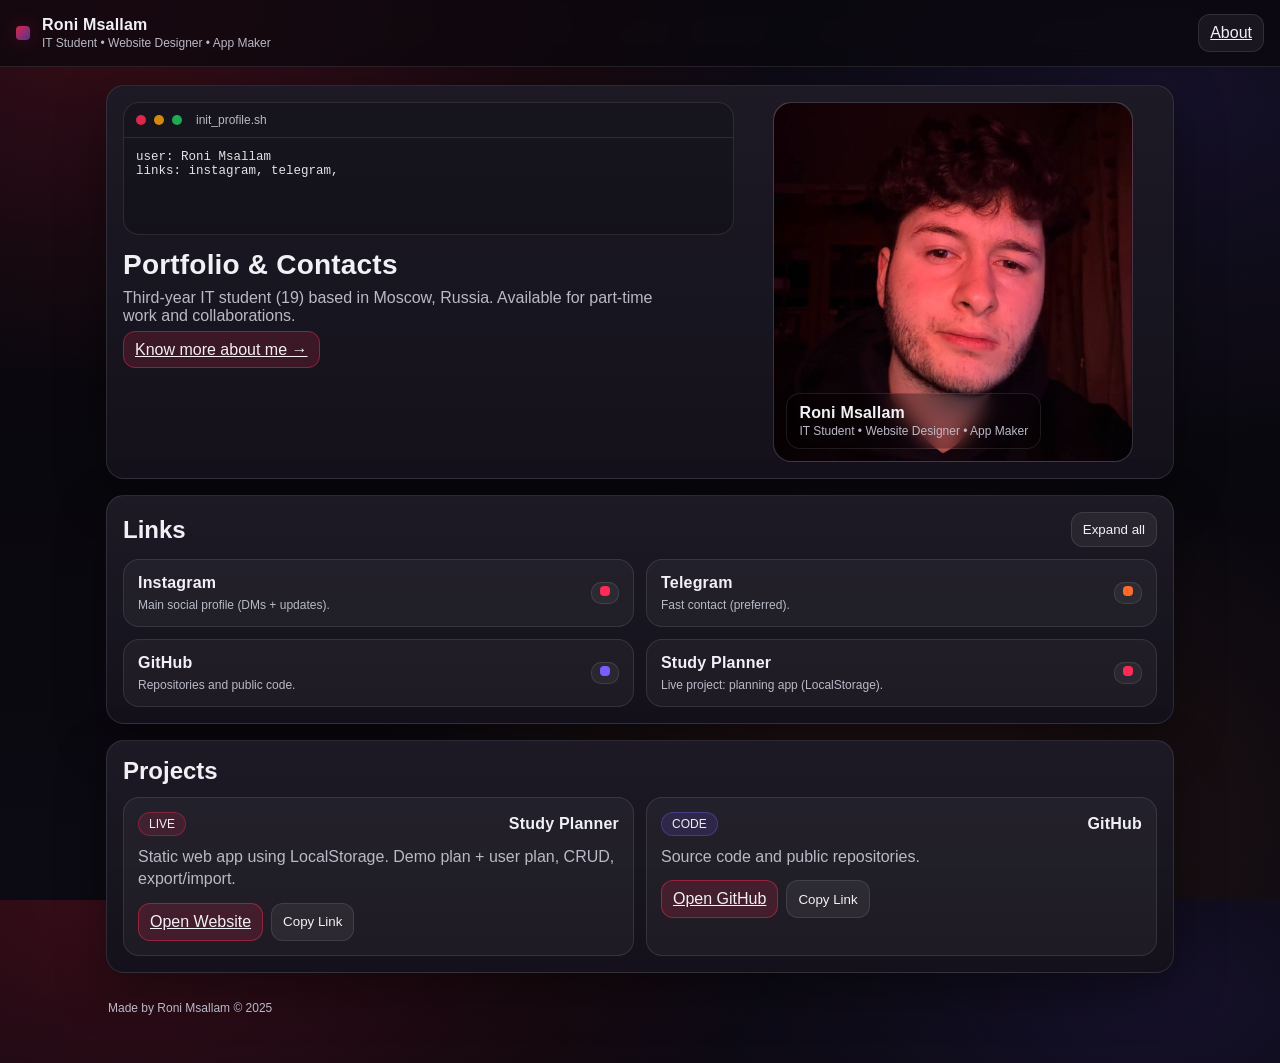
<file: index.html>
<!doctype html>
<html lang="en">
<head>
  <meta charset="UTF-8" />
  <meta name="viewport" content="width=device-width, initial-scale=1.0" />
  <title>Roni Msallam</title>
  <link rel="stylesheet" href="styles.css?v=8" />
</head>
<body>
  <header class="topbar">
    <div class="brand">
      <div class="logo-mark" aria-hidden="true"></div>
      <div>
        <div class="name">Roni Msallam</div>
        <div class="tagline">IT Student • Website Designer • App Maker</div>
      </div>
    </div>

    <div class="top-actions">
      <a class="btn" href="about.html">About</a>
    </div>
  </header>

  <main class="container">
    <section class="hero card">
      <div class="hero-left">
        <div class="terminal" aria-label="Intro terminal">
          <div class="terminal-bar">
            <span class="dot red"></span>
            <span class="dot yellow"></span>
            <span class="dot green"></span>
            <span class="terminal-title">init_profile.sh</span>
          </div>
          <pre class="terminal-body"><code id="terminalText"></code></pre>
        </div>

        <div class="hero-copy">
          <h1 class="hero-title">Portfolio & Contacts</h1>

          <p class="hero-sub">
            Third-year IT student (19) based in Moscow, Russia.
            Available for part-time work and collaborations.
          </p>

          <div style="margin-top:16px;">
            <a href="about.html" class="btn btn-accent">
              Know more about me →
            </a>
          </div>
        </div>
      </div>

      <div class="hero-right">
        <div class="avatar-wrap" aria-label="Profile photo">
          <img
            src="assets/profile.jpg"
            alt="Roni Msallam"
            style="
              width:100%;
              height:100%;
              object-fit:cover;
              display:block;
              border-radius:18px;
            "
          />
          <div class="avatar-hint">
            <div class="hint-title">Roni Msallam</div>
            <div class="hint-sub">IT Student • Website Designer • App Maker</div>
          </div>
        </div>
      </div>
    </section>

    <section class="card section">
      <div class="section-head">
        <h2>Links</h2>
        <div class="section-tools">
          <button id="btnExpand" class="btn" type="button">Expand all</button>
        </div>
      </div>

      <div class="grid" id="linksGrid"></div>
    </section>

    <section class="card section">
      <div class="section-head">
        <h2>Projects</h2>
      </div>

      <div class="grid">
        <article class="card-inner project">
          <div class="project-top">
            <div class="project-badge">LIVE</div>
            <div class="project-title">Study Planner</div>
          </div>
          <div class="project-desc">
            Static web app using LocalStorage. Demo plan + user plan, CRUD, export/import.
          </div>
          <div class="project-actions">
            <a class="btn btn-accent" id="studyPlannerLink" href="#" target="_blank" rel="noreferrer">Open Website</a>
            <button class="btn" id="copyPlanner" type="button">Copy Link</button>
          </div>
        </article>

        <article class="card-inner project">
          <div class="project-top">
            <div class="project-badge alt">CODE</div>
            <div class="project-title">GitHub</div>
          </div>
          <div class="project-desc">
            Source code and public repositories.
          </div>
          <div class="project-actions">
            <a class="btn btn-accent" id="githubLink" href="#" target="_blank" rel="noreferrer">Open GitHub</a>
            <button class="btn" id="copyGithub" type="button">Copy Link</button>
          </div>
        </article>
      </div>
    </section>

    <footer class="footer">
      <div class="footer-inner">
        <div>Made by Roni Msallam © 2025</div>
      </div>
    </footer>
  </main>

  <div id="toast" class="toast" style="display:none;"></div>

  <script src="app.js?v=8"></script>
</body>
</html>
</file>
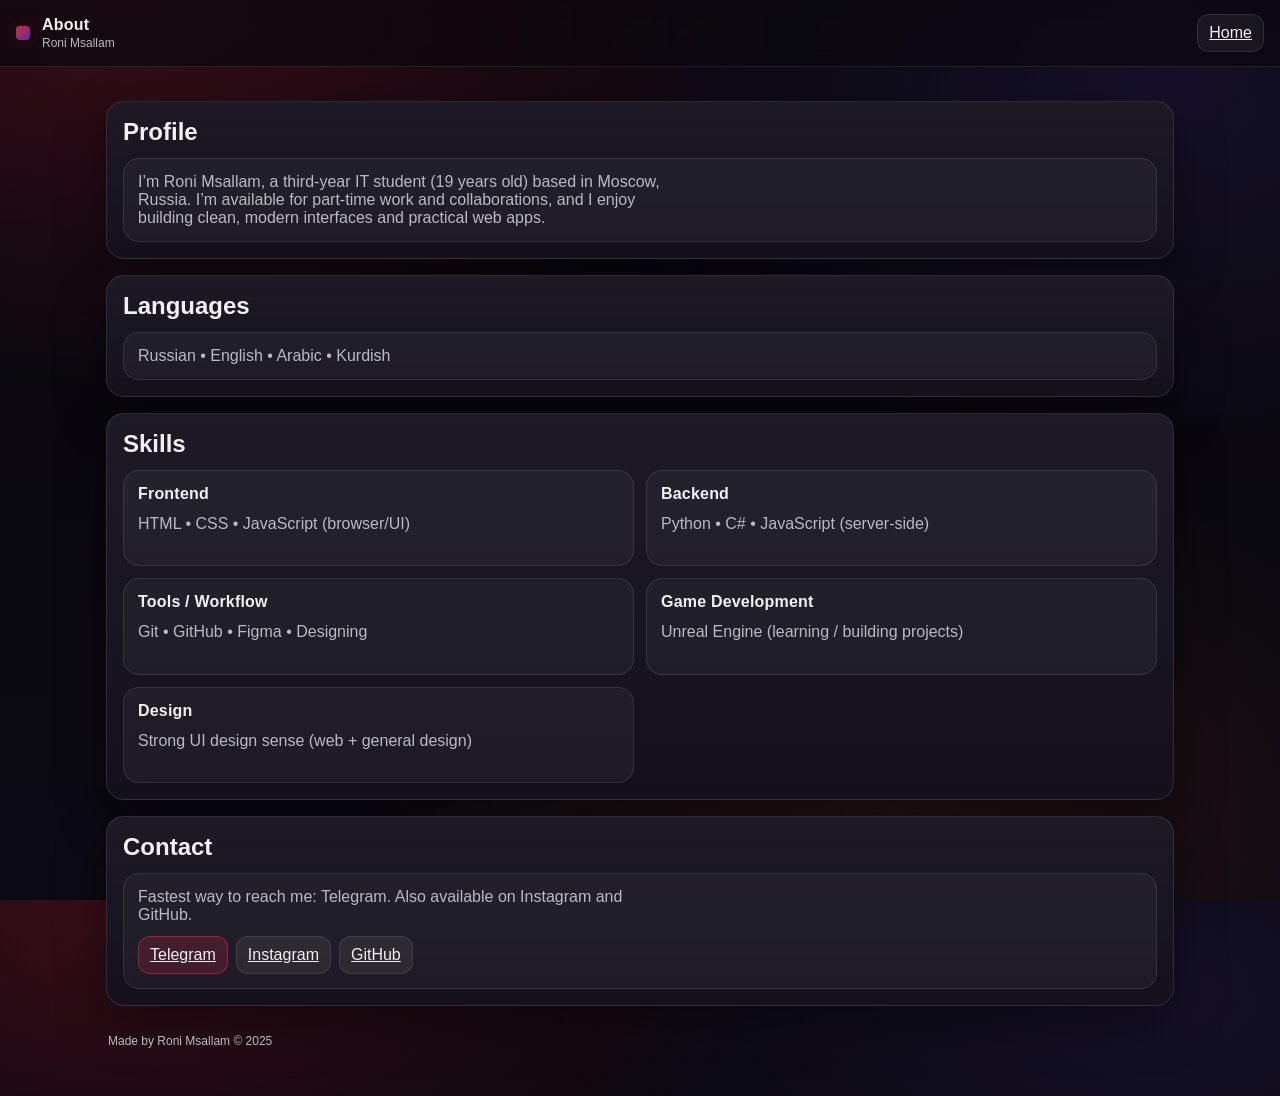
<file: about.html>
<!doctype html>
<html lang="en">
<head>
  <meta charset="UTF-8" />
  <meta name="viewport" content="width=device-width, initial-scale=1.0" />
  <title>About — Roni Msallam</title>
  <link rel="stylesheet" href="styles.css?v=8" />
</head>
<body>
  <header class="topbar">
    <div class="brand">
      <div class="logo-mark" aria-hidden="true"></div>
      <div>
        <div class="name">About</div>
        <div class="tagline">Roni Msallam</div>
      </div>
    </div>

    <div class="top-actions">
      <a class="btn" href="index.html">Home</a>
    </div>
  </header>

  <main class="container">
    <section class="card section">
      <div class="section-head">
        <h2>Profile</h2>
      </div>

      <div class="card-inner">
        <p class="hero-sub" style="margin-top:0;">
          I’m Roni Msallam, a third-year IT student (19 years old) based in Moscow, Russia.
          I’m available for part-time work and collaborations, and I enjoy building clean, modern interfaces and practical web apps.
        </p>
      </div>
    </section>

    <section class="card section">
      <div class="section-head">
        <h2>Languages</h2>
      </div>

      <div class="card-inner">
        <p class="hero-sub" style="margin-top:0;">
          Russian • English • Arabic • Kurdish
        </p>
      </div>
    </section>

    <section class="card section">
      <div class="section-head">
        <h2>Skills</h2>
      </div>

      <div class="grid">
        <div class="card-inner">
          <div class="project-title">Frontend</div>
          <p class="project-desc">HTML • CSS • JavaScript (browser/UI)</p>
        </div>

        <div class="card-inner">
          <div class="project-title">Backend</div>
          <p class="project-desc">Python • C# • JavaScript (server-side)</p>
        </div>

        <div class="card-inner">
          <div class="project-title">Tools / Workflow</div>
          <p class="project-desc">Git • GitHub • Figma • Designing</p>
        </div>

        <div class="card-inner">
          <div class="project-title">Game Development</div>
          <p class="project-desc">Unreal Engine (learning / building projects)</p>
        </div>

        <div class="card-inner">
          <div class="project-title">Design</div>
          <p class="project-desc">Strong UI design sense (web + general design)</p>
        </div>
      </div>
    </section>

    <section class="card section">
      <div class="section-head">
        <h2>Contact</h2>
      </div>

      <div class="card-inner">
        <p class="hero-sub" style="margin-top:0;">
          Fastest way to reach me: Telegram. Also available on Instagram and GitHub.
        </p>

        <div class="project-actions">
          <a class="btn btn-accent" id="tgLink" href="#" target="_blank" rel="noreferrer">Telegram</a>
          <a class="btn" id="igLink" href="#" target="_blank" rel="noreferrer">Instagram</a>
          <a class="btn" id="ghLink" href="#" target="_blank" rel="noreferrer">GitHub</a>
        </div>
      </div>
    </section>

    <footer class="footer">
      <div class="footer-inner">
        <div>Made by Roni Msallam © 2025</div>
      </div>
    </footer>
  </main>

  <div id="toast" class="toast" style="display:none;"></div>

  <script src="app.js?v=8"></script>
</body>
</html>
</file>
<file: styles.css>
:root{
  --bg0:#07060a;
  --bg1:#0c0a12;
  --card:#0f0c17;
  --line:rgba(255,255,255,0.10);
  --text:#f1f1f5;
  --muted:#b9b9c7;

  /* Dark red / cyber accent */
  --accent:#ff2a55;
  --accent2:#ff6a2a;
  --accent3:#7c5cff;
}

*{ box-sizing:border-box; }
html,body{ height:100%; }
body{
  margin:0;
  font-family: Arial, sans-serif;
  color:var(--text);

  background:
    radial-gradient(1200px 700px at 10% 0%, rgba(255, 42, 85, 0.20), transparent 55%),
    radial-gradient(1000px 600px at 90% 10%, rgba(124, 92, 255, 0.12), transparent 60%),
    radial-gradient(900px 600px at 70% 90%, rgba(255, 106, 42, 0.10), transparent 60%),
    linear-gradient(180deg, var(--bg0), var(--bg1));
}

/* ====== Topbar ====== */
.topbar{
  position: sticky;
  top: 0;
  z-index: 20;
  display:flex;
  justify-content:space-between;
  align-items:center;
  gap:16px;
  padding:14px 16px;
  background: rgba(10, 8, 14, 0.70);
  border-bottom:1px solid var(--line);
  backdrop-filter: blur(10px);
}
.brand{
  display:flex;
  align-items:center;
  gap:12px;
}
.logo-mark{
  width:14px;height:14px;border-radius:4px;
  background: linear-gradient(135deg, rgba(255,42,85,0.85), rgba(124,92,255,0.55));
  box-shadow: 0 0 20px rgba(255,42,85,0.25);
}
.name{ font-weight:800; letter-spacing:0.2px; }
.tagline{ font-size:12px; color:var(--muted); margin-top:2px; }

.container{
  max-width:1100px;
  margin:0 auto;
  padding:18px 16px 48px;
}

/* ====== Buttons ====== */
.btn{
  padding:9px 11px;
  border-radius:12px;
  border:1px solid var(--line);
  background: rgba(255,255,255,0.06);
  color:var(--text);
  cursor:pointer;
}
.btn:hover{ background: rgba(255,255,255,0.10); }
.btn-accent{
  border-color: rgba(255,42,85,0.45);
  background: rgba(255,42,85,0.16);
}
.btn-accent:hover{ background: rgba(255,42,85,0.24); }

.top-actions{ display:flex; gap:8px; }

/* ====== Cards ====== */
.card{
  border: 1px solid var(--line);
  border-radius: 18px;
  background:
    linear-gradient(180deg, rgba(255,255,255,0.06), rgba(255,255,255,0.02)),
    var(--card);
  box-shadow: 0 18px 50px rgba(0,0,0,0.40);
  padding: 16px;
}

/* ====== Hero ====== */
.hero{
  display:flex;
  gap:16px;
  align-items:stretch;
}
.hero-left{ flex: 1 1 60%; display:flex; flex-direction:column; gap:14px; }
.hero-right{ flex: 1 1 40%; display:flex; align-items:center; justify-content:center; }

.hero-title{ margin:0; font-size:28px; letter-spacing:0.2px; }
.hero-sub{ margin:8px 0 0; color:var(--muted); max-width: 60ch; }

.pill-row{ display:flex; gap:8px; flex-wrap:wrap; margin-top:12px; }
.pill{
  font-size:12px;
  color:var(--muted);
  border:1px solid var(--line);
  background: rgba(255,255,255,0.05);
  padding:6px 10px;
  border-radius:999px;
}

/* ====== Terminal ====== */
.terminal{
  border: 1px solid var(--line);
  border-radius: 16px;
  overflow: hidden;
  background: rgba(0,0,0,0.20);
}
.terminal-bar{
  display:flex;
  align-items:center;
  gap:8px;
  padding:10px 12px;
  border-bottom: 1px solid var(--line);
}
.dot{ width:10px; height:10px; border-radius:50%; opacity:0.85; }
.dot.red{ background:#ff2a55; }
.dot.yellow{ background:#f59e0b; }
.dot.green{ background:#22c55e; }
.terminal-title{ margin-left:6px; font-size:12px; color:var(--muted); }

.terminal-body{
  margin:0;
  padding:12px;
  font-family: ui-monospace, SFMono-Regular, Menlo, Monaco, Consolas, "Liberation Mono", monospace;
  font-size: 12.5px;
  color: rgba(255,255,255,0.88);
  min-height: 96px;
}

/* ====== Avatar ====== */
.avatar-wrap{
  position: relative;
  width: min(360px, 100%);
  aspect-ratio: 1 / 1;
  border-radius: 18px;
  border: 1px solid var(--line);
  background:
    radial-gradient(600px 360px at 20% 20%, rgba(255,42,85,0.20), transparent 60%),
    radial-gradient(600px 360px at 80% 20%, rgba(124,92,255,0.12), transparent 60%),
    rgba(255,255,255,0.03);
  overflow: hidden;
}
.avatar{
  width: 100%;
  height: 100%;
  display:block;
  transform: translateZ(0);
}
.avatar-hint{
  position:absolute;
  left: 12px;
  bottom: 12px;
  border: 1px solid var(--line);
  background: rgba(0,0,0,0.30);
  backdrop-filter: blur(10px);
  border-radius: 14px;
  padding: 10px 12px;
}
.hint-title{ font-weight: 800; letter-spacing: 0.2px; }
.hint-sub{ font-size: 12px; color: var(--muted); margin-top:2px; }

/* ====== Sections ====== */
.section{ margin-top: 16px; }
.section-head{
  display:flex;
  align-items:center;
  justify-content:space-between;
  gap: 12px;
  flex-wrap: wrap;
  margin-bottom: 12px;
}
.section-head h2{ margin:0; }
.section-note{ color:var(--muted); font-size:12px; }
.section-tools{ display:flex; gap: 8px; }

/* ====== Grid / Cards ====== */
.grid{
  display:grid;
  grid-template-columns: repeat(2, minmax(0, 1fr));
  gap: 12px;
}
@media (max-width: 900px){
  .hero{ flex-direction: column; }
  .grid{ grid-template-columns: 1fr; }
}

.card-inner{
  border:1px solid var(--line);
  border-radius: 16px;
  background: rgba(255,255,255,0.04);
  padding: 14px;
}

.link-card{
  position: relative;
  cursor: pointer;
  transition: transform 140ms ease, background 140ms ease, border-color 140ms ease;
}
.link-card:hover{
  transform: translateY(-2px);
  border-color: rgba(255,42,85,0.40);
  background: rgba(255,42,85,0.06);
}

.link-top{
  display:flex;
  align-items:center;
  justify-content:space-between;
  gap: 12px;
}
.link-title{ font-weight: 800; letter-spacing: 0.2px; }
.link-sub{ margin-top:6px; color:var(--muted); font-size: 12px; }

.link-actions{
  display:flex;
  gap:8px;
  margin-top: 12px;
  flex-wrap: wrap;
}

.kbd{
  font-family: ui-monospace, SFMono-Regular, Menlo, Monaco, Consolas, "Liberation Mono", monospace;
  font-size: 12px;
  border: 1px solid var(--line);
  background: rgba(255,255,255,0.05);
  padding: 3px 8px;
  border-radius: 10px;
  color: var(--muted);
}

/* ====== Project cards ====== */
.project-top{
  display:flex;
  align-items:center;
  justify-content:space-between;
  gap: 12px;
}
.project-title{ font-weight: 900; letter-spacing: 0.2px; }
.project-desc{ color: var(--muted); margin-top:10px; line-height: 1.4; }
.project-actions{ display:flex; gap: 8px; flex-wrap: wrap; margin-top: 12px; }
.small{ font-size: 12px; }
.muted{ color: var(--muted); }
code{ color: rgba(255,255,255,0.88); }

.project-badge{
  font-size: 12px;
  padding: 4px 10px;
  border-radius: 999px;
  border:1px solid rgba(255,42,85,0.35);
  background: rgba(255,42,85,0.14);
  color: rgba(255,255,255,0.92);
}
.project-badge.alt{
  border-color: rgba(124,92,255,0.35);
  background: rgba(124,92,255,0.14);
}

/* ====== Footer ====== */
.footer{ margin-top: 16px; }
.footer-inner{
  padding: 12px 2px 0;
  color: var(--muted);
  font-size: 12px;
}

/* ====== Toast ====== */
.toast{
  position: fixed;
  left: 50%;
  bottom: 22px;
  transform: translateX(-50%);
  padding: 10px 12px;
  border-radius: 12px;
  border: 1px solid var(--line);
  background: rgba(0,0,0,0.40);
  color: var(--text);
  backdrop-filter: blur(10px);
  box-shadow: 0 16px 50px rgba(0,0,0,0.55);
}

/* ====== Effects overlay (FX toggle) ====== */
.fx::before{
  content:"";
  position: fixed;
  inset: 0;
  pointer-events: none;
  background:
    repeating-linear-gradient(0deg, rgba(255,255,255,0.03), rgba(255,255,255,0.03) 1px, transparent 1px, transparent 4px),
    radial-gradient(900px 600px at 50% 0%, rgba(255,42,85,0.08), transparent 60%);
  mix-blend-mode: overlay;
  opacity: 0.45;
}
.fx::after{
  content:"";
  position: fixed;
  inset: 0;
  pointer-events:none;
  background: radial-gradient(600px 300px at 70% 20%, rgba(124,92,255,0.08), transparent 60%);
  opacity: 0.6;
}
</file>
